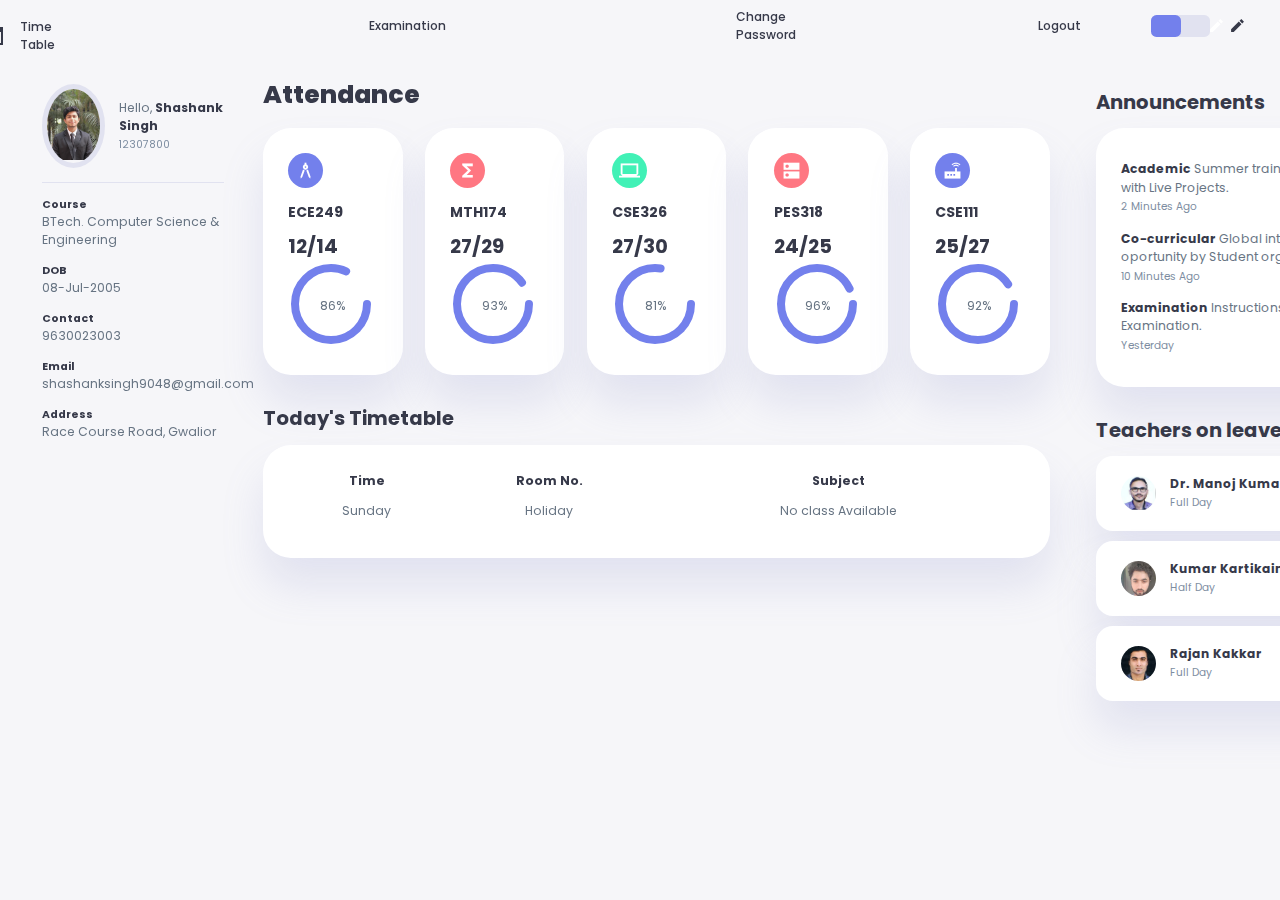
<file: index.html>
<!DOCTYPE html>
<html lang="en">
<head>
    <meta charset="UTF-8">
    <meta http-equiv="X-UA-Compatible" content="IE=edge">
    <meta name="viewport" content="width=device-width, initial-scale=1.0">
    <title>Student Dashboard</title>
    <link rel="shortcut icon" href="./images/logo.png">
    <link href="https://fonts.googleapis.com/icon?family=Material+Icons+Sharp" rel="stylesheet">
    <link rel="stylesheet" href="style.css">
</head>
<body>
    <header>
        <div class="logo" title="University Management System">
            <img src="logo.png" alt="">
            <h2>U<span class="danger">M</span>S</h2>
        </div>
        <div class="navbar">
            <a href="index.html" class="active">
                <span class="material-icons-sharp">home</span>
                <h3>Home</h3>
            </a>
            <a href="timetable.html" onclick="timeTableAll()">
                <span class="material-icons-sharp">today</span>
                <h3>Time Table</h3>
            </a> 
            <a href="exam.html">
                <span class="material-icons-sharp">grid_view</span>
                <h3>Examination</h3>
            </a>
            <a href="password.html">
                <span class="material-icons-sharp">password</span>
                <h3>Change Password</h3>
            </a>
            <a href="#">
                <span class="material-icons-sharp" onclick="">logout</span>
                <h3>Logout</h3>
            </a>
        </div>
        <div id="profile-btn">
            <span class="material-icons-sharp">person</span>
        </div>
        <div class="theme-toggler">
            <span class="material-icons-sharp active">light_mode</span>
            <span class="material-icons-sharp">dark_mode</span>
        </div>
        
    </header>
    <div class="container">
        <aside>
            <div class="profile">
                <div class="top">
                    <div class="profile-photo">
                        <img src="profile-1.jpg" alt="">
                    </div>
                    <div class="info">
                        <p>Hello, <b>Shashank Singh</b> </p>
                        <small class="text-muted">12307800</small>
                    </div>
                </div>
                <div class="about">
                    <h5>Course</h5>
                    <p>BTech. Computer Science & Engineering</p>
                    <h5>DOB</h5>
                    <p>08-Jul-2005</p>
                    <h5>Contact</h5>
                    <p>9630023003</p>
                    <h5>Email</h5>
                    <p>shashanksingh9048@gmail.com</p>
                    <h5>Address</h5>
                    <p>Race Course Road, Gwalior</p>
                </div>
            </div>
        </aside>

        <main>
            <h1>Attendance</h1>
            <div class="subjects">
                <div class="eg">
                    <span class="material-icons-sharp">architecture</span>
                    <h3>ECE249</h3>
                    <h2>12/14</h2>
                    <div class="progress">
                        <svg><circle cx="38" cy="38" r="36"></circle></svg>
                        <div class="number"><p>86%</p></div>
                    </div>
                    
                </div>
                <div class="mth">
                    <span class="material-icons-sharp">functions</span>
                    <h3>MTH174</h3>
                    <h2>27/29</h2>
                    <div class="progress">
                        <svg><circle cx="38" cy="38" r="36"></circle></svg>
                        <div class="number"><p>93%</p></div>
                    </div>
                    
                </div>
                <div class="cs">
                    <span class="material-icons-sharp">computer</span>
                    <h3>CSE326</h3>
                    <h2>27/30</h2>
                    <div class="progress">
                        <svg><circle cx="38" cy="38" r="36"></circle></svg>
                        <div class="number"><p>81%</p></div>
                    </div>
                    
                </div>
                <div class="cg">
                    <span class="material-icons-sharp">dns</span>
                    <h3>PES318</h3>
                    <h2>24/25</h2>
                    <div class="progress">
                        <svg><circle cx="38" cy="38" r="36"></circle></svg>
                        <div class="number"><p>96%</p></div>
                    </div>
                    
                </div>
                <div class="net">
                    <span class="material-icons-sharp">router</span>
                    <h3>CSE111</h3>
                    <h2>25/27</h2>
                    <div class="progress">
                        <svg><circle cx="38" cy="38" r="36"></circle></svg>
                        <div class="number"><p>92%</p></div>
                    </div>
                    
                </div>
            </div>

            <div class="timetable" id="timetable">
                <div>
                    <span id="prevDay">&lt;</span>
                    <h2>Today's Timetable</h2>
                    <span id="nextDay">&gt;</span>
                </div>
                <span class="closeBtn" onclick="timeTableAll()">X</span>
                <table>
                    <thead>
                        <tr>
                            <th>Time</th>
                            <th>Room No.</th>
                            <th>Subject</th>
                            <th></th>
                        </tr>
                    </thead>
                    <tbody></tbody>
                </table>
            </div>
        </main>

        <div class="right">
            <div class="announcements">
                <h2>Announcements</h2>
                <div class="updates">
                    <div class="message">
                        <p> <b>Academic</b> Summer training internship with Live Projects.</p>
                        <small class="text-muted">2 Minutes Ago</small>
                    </div>
                    <div class="message">
                        <p> <b>Co-curricular</b> Global internship oportunity by Student organization.</p>
                        <small class="text-muted">10 Minutes Ago</small>
                    </div>
                    <div class="message">
                        <p> <b>Examination</b> Instructions for Mid Term Examination.</p>
                        <small class="text-muted">Yesterday</small>
                    </div>
                </div>
            </div>

            <div class="leaves">
                <h2>Teachers on leave</h2>
                <div class="teacher">
                    <div class="profile-photo"><img src="profile-2.gif" alt=""></div>
                    <div class="info">
                        <h3>Dr. Manoj Kumar Yadav</h3>
                        <small class="text-muted">Full Day</small>
                    </div>
                </div>
                <div class="teacher">
                    <div class="profile-photo"><img src="profile-3.gif" alt=""></div>
                    <div class="info">
                        <h3>Kumar Kartikain Shivam</h3>
                        <small class="text-muted">Half Day</small>
                    </div>
                </div>
                <div class="teacher">
                    <div class="profile-photo"><img src="profile-4.gif" alt=""></div>
                    <div class="info">
                        <h3>Rajan Kakkar</h3>
                        <small class="text-muted">Full Day</small>
                    </div>
                </div>
            </div>

        </div>
    </div>

    <script src="timeTable.js"></script>
    <script src="app.js"></script>
</body>
</html>
</file>
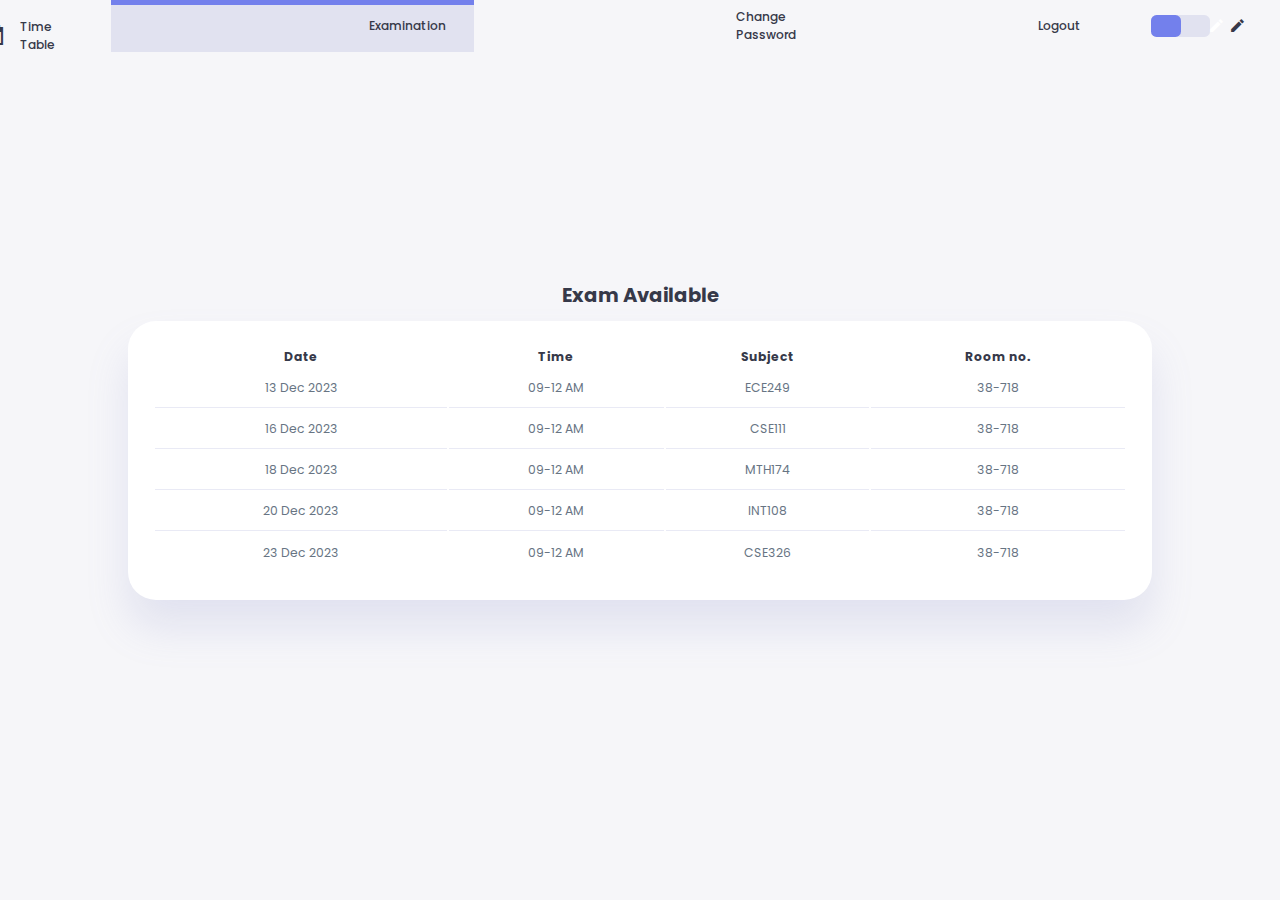
<file: exam.html>
<!DOCTYPE html>
<html lang="en">
<head>
    <meta charset="UTF-8">
    <meta http-equiv="X-UA-Compatible" content="IE=edge">
    <meta name="viewport" content="width=device-width, initial-scale=1.0">
    <title>Student Dashboard</title>
    <link href="https://fonts.googleapis.com/icon?family=Material+Icons+Sharp" rel="stylesheet">
    <link rel="shortcut icon" href="./images/logo.png">
    <link rel="stylesheet" href="style.css">

    <style>
        body{overflow: hidden;}
        header{position: relative;}
        .exam{
            display: flex;
            align-items: center;
            justify-content: center;
            flex-direction: column;
            height: 80vh;
            width: 80%;
            margin: auto;
        }
    </style>
</head>
<body>
    <header>
        <div class="logo">
            <img src="logo.png" alt="">
            <h2>U<span class="danger">M</span>S</h2>
        </div>
        <div class="navbar">
            <a href="index.html">
                <span class="material-icons-sharp">home</span>
                <h3>Home</h3>
            </a>
            <a href="timetable.html" onclick="timeTableAll()">
                <span class="material-icons-sharp">today</span>
                <h3>Time Table</h3>
            </a> 
            <a href="exam.html" class="active">
                <span class="material-icons-sharp">grid_view</span>
                <h3>Examination</h3>
            </a>
            <a href="password.html">
                <span class="material-icons-sharp">password</span>
                <h3>Change Password</h3>
            </a>
            <a href="#">
                <span class="material-icons-sharp">logout</span>
                <h3>Logout</h3>
            </a>
        </div>
        <div id="profile-btn" style="display: none;">
            <span class="material-icons-sharp">person</span>
        </div>
        <div class="theme-toggler">
            <span class="material-icons-sharp active">light_mode</span>
            <span class="material-icons-sharp">dark_mode</span>
        </div>
    </header>

    <main>
        <div class="exam timetable">
            <h2>Exam Available</h2>
            <table>
                <thead>
                    <tr>
                        <th>Date</th>
                        <th>Time</th>
                        <th>Subject</th>
                        <th>Room no.</th>
                    </tr>
                </thead>
                <tbody>
                    <tr>
                        <td>13 Dec 2023</td>
                        <td>09-12 AM</td>
                        <td>ECE249</td>
                        <td>38-718</td>
                    </tr>
                    <tr>
                        <td>16 Dec 2023</td>
                        <td>09-12 AM</td>
                        <td>CSE111</td>
                        <td>38-718</td>
                    </tr>
                    <tr>
                        <td>18 Dec 2023</td>
                        <td>09-12 AM</td>
                        <td>MTH174</td>
                        <td>38-718</td>
                    </tr>
                    <tr>
                        <td>20 Dec 2023</td>
                        <td>09-12 AM</td>
                        <td>INT108</td>
                        <td>38-718</td>
                    </tr>
                    <tr>
                        <td>23 Dec 2023</td>
                        <td>09-12 AM</td>
                        <td>CSE326</td>
                        <td>38-718</td>
                    </tr>
                </tbody>
            </table>
        </div>
    </main>
    </main>

</body>

<script src="app.js"></script>
</html>
</file>
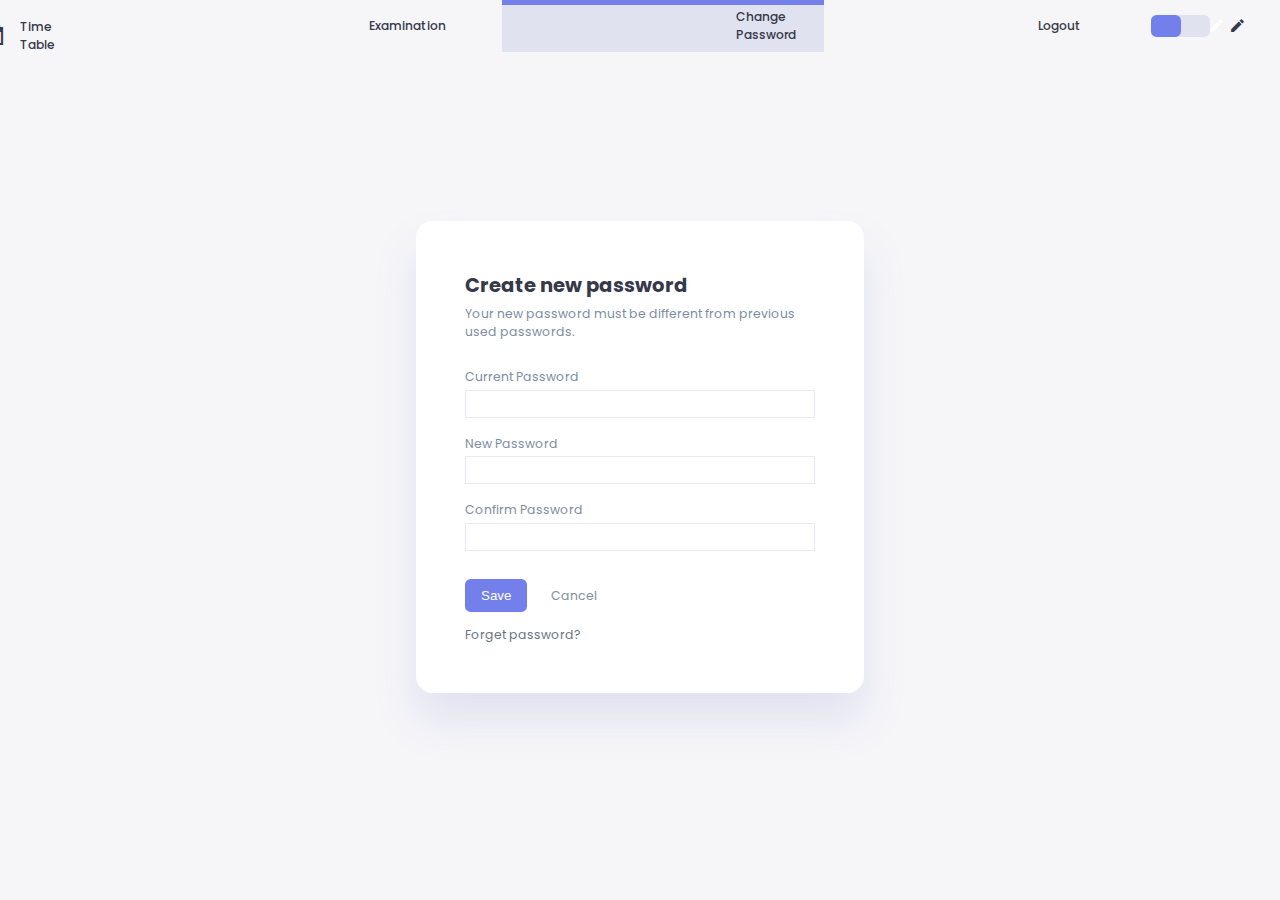
<file: password.html>
<!DOCTYPE html>
<html lang="en">
<head>
    <meta charset="UTF-8">
    <meta http-equiv="X-UA-Compatible" content="IE=edge">
    <meta name="viewport" content="width=device-width, initial-scale=1.0">
    <title>Student Dashboard</title>
    <link href="https://fonts.googleapis.com/icon?family=Material+Icons+Sharp" rel="stylesheet">
    <link rel="shortcut icon" href="./images/logo.png">
    <link rel="stylesheet" href="style.css">

    <style>
        header{position: relative;}
        .change-password-container{
            display: flex;
            align-items: center;
            justify-content: center;
            width: 100%;
            height: 90vh;
        }
        .change-password-container form{
            display: flex;
            flex-direction: column;
            justify-content: center;
            border-radius: var(--border-radius-2);
            padding : 3.5rem;
            background-color: var(--color-white);
            box-shadow: var(--box-shadow);
            width: 95%;
            max-width: 32rem;
        }
        .change-password-container form:hover{box-shadow: none;}
        .change-password-container form input[type=password]{
            border: none;
            outline: none;
            border: 1px solid var(--color-light);
            background: transparent;
            height: 2rem;
            width: 100%;
            padding: 0 .5rem;
        }
        .change-password-container form .box{
            padding: .5rem 0;
        }
        .change-password-container form .box p{
            line-height: 2;
        }
        .change-password-container form h2+p{margin: .4rem 0 1.2rem 0;} 
        .btn{
            background: none;
            border: none;
            border: 2px solid var(--color-primary) !important;
            border-radius: var(--border-radius-1);
            padding: .5rem 1rem;
            color: var(--color-white);
            background-color: var(--color-primary);
            cursor: pointer;
            margin: 1rem 1.5rem 1rem 0;
            margin-top: 1.5rem;
        }
        .btn:hover{
            color: var(--color-primary);
            background-color: transparent;
        }
    </style>

</head>
<body>
    <header>
        <div class="logo">
            <img src="logo.png" alt="">
            <h2>U<span class="danger">M</span>S</h2>
        </div>
        <div class="navbar">
            <a href="index.html">
                <span class="material-icons-sharp">home</span>
                <h3>Home</h3>
            </a>
            <a href="timetable.html" onclick="timeTableAll()">
                <span class="material-icons-sharp">today</span>
                <h3>Time Table</h3>
            </a> 
            <a href="exam.html">
                <span class="material-icons-sharp">grid_view</span>
                <h3>Examination</h3>
            </a>
            <a href="password.html" class="active">
                <span class="material-icons-sharp">password</span>
                <h3>Change Password</h3>
            </a>
            <a href="#">
                <span class="material-icons-sharp">logout</span>
                <h3>Logout</h3>
            </a>
        </div>
        <div id="profile-btn" style="display: none;">
            <span class="material-icons-sharp">person</span>
        </div>
        <div class="theme-toggler">
            <span class="material-icons-sharp active">light_mode</span>
            <span class="material-icons-sharp">dark_mode</span>
        </div>
    </header>

    <div class="change-password-container">
        <form action="">
            <h2>Create new password</h2>
            <p class="text-muted">Your new password must be different from previous used passwords.</p>
            <div class="box">
                <p class="text-muted">Current Password</p>
                <input type="password" id="currentpass">
            </div>
            <div class="box">
                <p class="text-muted">New Password</p>
                <input type="password" id="newpass">
            </div>
            <div class="box">
                <p class="text-muted">Confirm Password</p>
                <input type="password" id="confirmpass">
            </div>
            <div class="button">
                <input type="submit" value="Save" class="btn">
                <a href="index.html" class="text-muted">Cancel</a>
            </div>
            <a href="#"><p>Forget password?</p></a>
        </form>    
    </div>

</body>

<script src="app.js"></script>

</html>
</file>
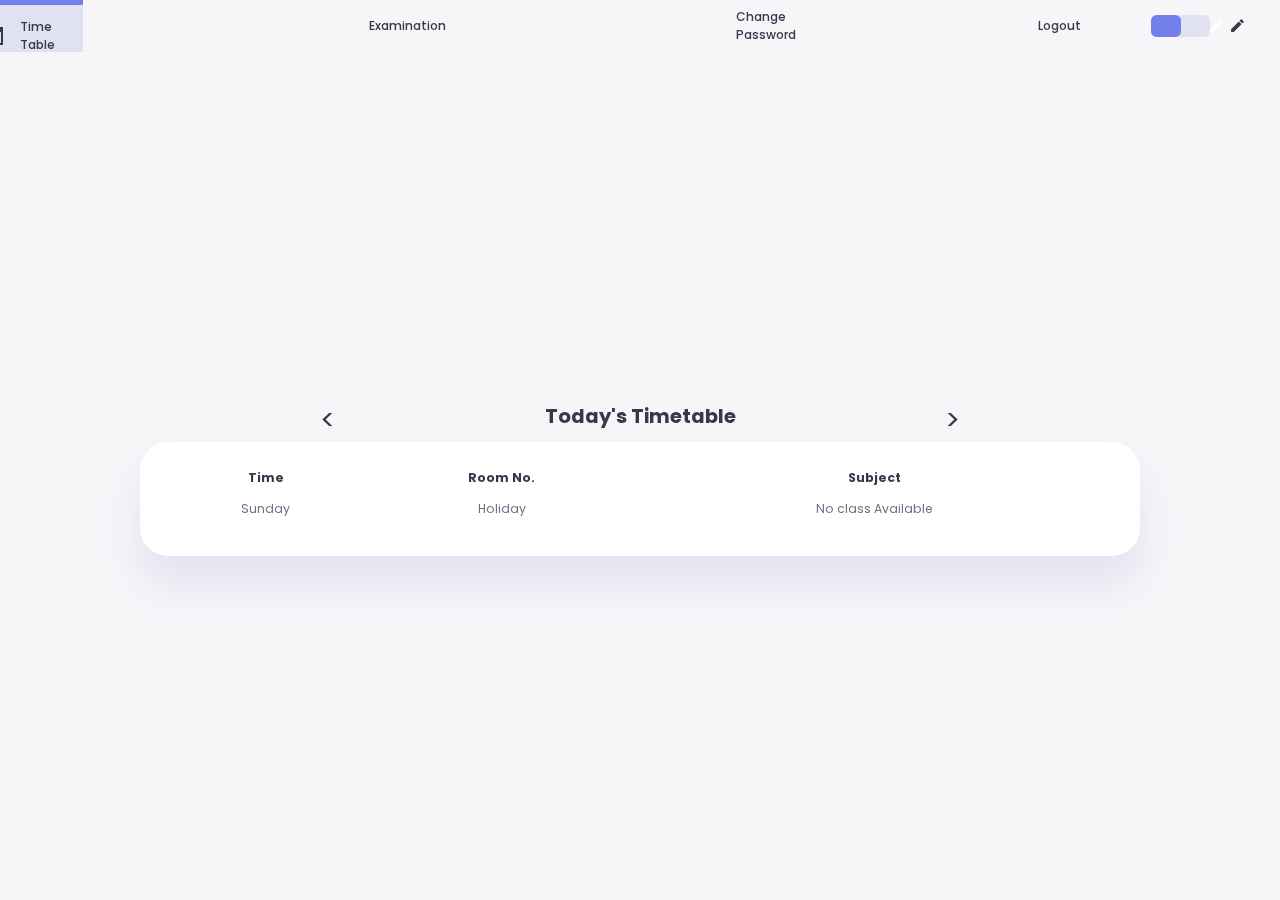
<file: timetable.html>
<!DOCTYPE html>
<html lang="en">
<head>
    <meta charset="UTF-8">
    <meta http-equiv="X-UA-Compatible" content="IE=edge">
    <meta name="viewport" content="width=device-width, initial-scale=1.0">
    <title>Student Dashboard</title>
    <link href="https://fonts.googleapis.com/icon?family=Material+Icons+Sharp" rel="stylesheet">
    <link rel="shortcut icon" href="./images/logo.png">
    <link rel="stylesheet" href="style.css">
</head>
<body>
    <header>
        <div class="logo">
            <img src="logo.png" alt="">
            <h2>U<span class="danger">M</span>S</h2>
        </div>
        <div class="navbar">
            <a href="index.html">
                <span class="material-icons-sharp">home</span>
                <h3>Home</h3>
            </a>
            <a href="timetable.html" class="active" onclick="timeTableAll()">
                <span class="material-icons-sharp">today</span>
                <h3>Time Table</h3>
            </a> 
            <a href="exam.html">
                <span class="material-icons-sharp">grid_view</span>
                <h3>Examination</h3>
            </a>
            <a href="password.html">
                <span class="material-icons-sharp">password</span>
                <h3>Change Password</h3>
            </a>
            <a href="#">
                <span class="material-icons-sharp">logout</span>
                <h3>Logout</h3>
            </a>
        </div>
        <div id="profile-btn" style="display: none;">
            <span class="material-icons-sharp">person</span>
        </div>
        <div class="theme-toggler">
            <span class="material-icons-sharp active">light_mode</span>
            <span class="material-icons-sharp">dark_mode</span>
        </div>
        
    </header>

    <main style="margin: 0;">
        <div class="timetable active" id="timetable">
            <div>
                <span id="prevDay">&lt;</span>
                <h2>Today's Timetable</h2>
                <span id="nextDay">&gt;</span>
            </div>
            <table>
                <thead>
                    <tr>
                        <th>Time</th>
                        <th>Room No.</th>
                        <th>Subject</th>
                        <th></th>
                    </tr>
                </thead>
                <tbody></tbody>
            </table>
        </div>
    </main>

</body>

<script src="timeTable.js"></script>
<script src="app.js"></script>
</html>
</file>
<file: style.css>
@import url('https://fonts.googleapis.com/css2?family=Cairo:wght@200;300;400;500;600;700;800;900&family=Poppins:wght@300;400;500;600;700;800&display=swap');

:root{
    --color-primary: #7380ec;
    --color-danger: #ff7782;
    --color-success: #41f1b6;
    --color-warning: #ffbb55;
    --color-white: #fff;
    --color-info: #7d8da1;
    --color-dark: #363949;
    --color-light: rgba(132, 139, 200, 0.18);
    --color-dark-varient: #677483;
    --color-background: #f6f6f9;
    
    --card-border-radius: 2rem;
    --border-radius-1: 0.4rem;
    --border-radius-2: 1.2rem;

    --card-padding: 1.8rem;
    --box-shadow: 0 2rem 3rem var(--color-light)    
}

.dark-theme{
    --color-background: #181a1e;
    --color-white: #202528;
    --color-dark: #edeffd;
    --color-dark-varient: #a3bdcc;
    --color-light: rgba(0,0,0,0.4);
    --box-shadow: 0 2rem 3rem var(--color-light)
}


*{
    margin:0;
    padding: 0;
    text-decoration: none;
    list-style: none;
    box-sizing: border-box;
}

html{
    font-size: 14px;
    scroll-behavior: smooth;
}
body{
    font-family: 'Poppins', sans-serif;
    font-size: .88rem;
    background: var(--color-background);
    user-select: none;
    overflow-x: hidden;
    color: var(--color-dark);
}
*{
    color: var(--color-dark);
}
img{
    display: block;
    width: 100%;
}
h1{
    font-weight: 800;
    font-size: 1.8rem;
}
h2{font-size: 1.4rem;}
h3{font-size: .87rem;}
h4{font-size: .8rem;}
h5{font-size: .77rem;}
small{font-size: .75rem;}

.text-muted{color: var(--color-info);}
p{color: var(--color-dark-varient);}
b{color: var(--color-dark);}

.primary{color: var(--color-primary);}
.danger{color: var(--color-danger);}
.success{color: var(--color-success)}
.warning{color: var(--color-warning);}

.container{
    position: relative;
    display: grid;
    width: 93%;
    margin: 0 3rem;
    gap: 1.8rem;
    grid-template-columns: 14rem auto 23rem;
    padding-top: 4rem;
}
header h3{font-weight: 500;} 
header{
    position: fixed;
    width: 100vw;
    z-index: 1000;
    background-color: var(--color-background);
}
header.active{box-shadow: var(--box-shadow);}
header .logo{
    display: flex;
    gap: .8rem;
    margin-right: auto;
}
header .logo img{
    width: 2rem;
    height: 2rem;
}

header,
header .navbar{
    display: flex;
    align-items: center;
    justify-content: flex-end;
    padding: 0 3rem;
    color: var(--color-info);
}
header .navbar a{
    display: flex;
    margin-left: 2rem;
    gap: 1rem;
    align-items: center;
    justify-content: space-between;
    position: relative;
    height: 3.7rem;
    transition: all 300ms ease;
    padding: 0 2rem;
}
header .navbar a:hover {
    padding-top: 1.5rem;
}
header .navbar a.active{
    background: var(--color-light);
    color: var(--color-primary);
}
header .navbar a.active::before{
    content: "";
    background-color: var(--color-primary);
    position: absolute;
    height: 5px;
    width: 100%;
    left: 0;top: 0;
}
header #profile-btn{
    display: none;
    font-size: 2rem;
    margin: .5rem 2rem 0 0;
    cursor: pointer;
}
header .theme-toggler{
    background: var(--color-light);
    display: flex;
    justify-content: space-between;
    align-items: center;
    height: 1.6rem;
    width: 4.2rem;
    cursor: pointer;
    border-radius: var(--border-radius-1);
    margin-right: 2rem;
}
header .theme-toggler span{
    font-size: 1.2rem;
    width: 50%;
    height: 100%;
    display: flex;
    align-items: center;
    justify-content: center;
}
header .theme-toggler span.active{
    background-color: var(--color-primary);
    color: white;
    border-radius: var(--border-radius-1);
}

/* Profile section  */
aside .profile{
    margin-top: 2rem;
    width: 13rem;
    position: fixed;
}
aside .profile .top{
    display: flex;
    align-items: center;
    gap: 1rem;
    border-bottom: 1px solid var(--color-light);
    padding-bottom: 1rem;
}
aside .profile .top:hover .profile-photo{
    scale: 1.05;
}
aside .profile .top .profile-photo{
    width: 6rem;
    height: 6rem;
    border-radius: 50%;
    overflow: hidden;
    border: 5px solid var(--color-light);
    transition: all 400ms ease;
}
aside .profile .about p{
    padding-bottom: 1rem;
}
aside .profile .about{
    margin-top: 1rem;
}

/* Home Section  */
main{
    position: relative;
    margin-top: 1.4rem;
}
main .subjects{
    display: grid;
    grid-template-columns: repeat(5, 1fr);
    gap: 1.6rem;
}

main .subjects > div{
    background-color: var(--color-white);
    padding: var(--card-padding);
    border-radius: var(--card-border-radius);
    margin-top: 1rem;
    box-shadow: var(--box-shadow);
    transition: all 300ms ease;
}
main .subjects > div:hover{
    box-shadow: none;
}
main .subjects > div span{
    background-color: var(--color-primary);
    padding: .5rem;
    border-radius: 50%;
    color: var(--color-white);
    font-size: 1.5rem;
}
main .subjects > div.mth span,main .subjects > div.cg span{background: var(--color-danger);}
main .subjects > div.cs span{background: var(--color-success);}

main .subjects h3{
    margin: 1rem 0 0.6rem;
    font-size: 1rem;
}
main .subjects .progress{
    position: relative;
    width: 89px;
    height: 89px;
    border-radius: 50%;
    margin: auto;
}
main .subjects svg circle{
    fill: none;
    stroke: var(--color-primary);
    stroke-width: 8;
    stroke-linecap: round;
    transform: translate(5px, 5px);
    stroke-dasharray: 110;
    stroke-dashoffset: 92;
}
main .subjects .eg svg circle{
    stroke-dashoffset: 25;
    stroke-dasharray: 210;
}
main .subjects .mth svg circle{
    stroke-dashoffset: 7;
    stroke-dasharray: 210;
}
main .subjects .cs svg circle{
    stroke-dashoffset: 35;
    stroke-dasharray: 210;
}
main .subjects .cg svg circle{
    stroke-dashoffset: 0;
    stroke-dasharray: 210;
}
main .subjects .net svg circle{
    stroke-dashoffset: 5;
    stroke-dasharray: 210;
}
main .subjects .progress .number{
    position: absolute;
    top: 0;left: 0;
    height: 100%;
    width: 100%;
    display: flex;
    justify-content: center;
    align-items: center;
}
main .subjects small{
    margin-top: 1rem;
    display: block;
}
main .timetable{
    margin-top: 2rem;
}
main .timetable h2{
    margin-bottom: .8rem;
}
main .timetable table{
    background-color: var(--color-white);
    width: 100%;
    border-radius: var(--card-border-radius);
    padding: var(--card-padding);
    text-align: center;
    box-shadow: var(--box-shadow);
    transition: all 300ms ease;
}
main .timetable span{display: none;}
main .timetable table:hover{box-shadow: none;}
main table tbody td{
    height: 2.8rem;
    border-bottom: 1px solid var(--color-light);
    color: var(--color-dark-varient);
}
main table tbody tr:last-child td{border: none;}

main .timetable.active{
    width: 100%;
    height: 100vh;
    position: fixed;
    top: 0;left: 0;
    display: flex;
    flex-direction: column;
    align-items: center;
    justify-content: center;
}
main .timetable.active h2{
    color: var(--color-dark);
}
main .timetable.active table{
    width: 90%;
    max-width: 1000px;
    position: relative;
}
main .timetable.active span{
    display: block;
    font-size: 2rem;
    color: var(--color-dark);
    cursor: pointer;
}
.timetable div{
    position: relative;
    width: 50%;
    display: flex;
    align-items: center;
    justify-content: space-between;
}
main .timetable.active .closeBtn{
    position: absolute;
    top: 5%;right: 5%;
}


/* Right  */
.right{margin-top: 2.2rem;padding-left: 1.5rem;}

.right .announcements h2{margin-bottom: .8rem;}
.right .announcements .updates{
    background-color: var(--color-white);
    padding: var(--card-padding);
    border-radius: var(--card-border-radius);
    box-shadow: var(--box-shadow);
    transition: all 300ms ease;
}
.right .announcements .updates:hover{box-shadow: none;}
.right .announcements .updates .message{
    gap: 1rem;
    line-height: 1.5;
    padding: .5rem 0;
}

/* Teachers on leave  */
.right .leaves{margin-top: 2rem;}
.right .leaves h2{margin-bottom: .8rem;}
.right .leaves .teacher{
    background: var(--color-white);
    display: flex;
    align-items: center;
    gap: 1rem;
    margin-bottom: .7rem;
    padding: 1.4rem var(--card-padding);
    border-radius: var(--border-radius-2);
    transition: all 300ms ease;
    box-shadow: var(--box-shadow);
}
.right .profile-photo{
    width: 2.5rem;
    height: 2.5rem;
    border-radius: 50%;
    overflow: hidden;
}
.right .leaves .teacher:hover{box-shadow: none;}





/* MEDIA QUERIES  */
@media screen and (max-width: 1200px) {
    html{font-size: 12px;}
    .container{
        grid-template-columns: 13rem auto 20rem;
    }
    header{position: fixed;}
    .container{padding-top: 4rem;}
    header .logo h2{display: none;}
    header .navbar h3{display: none;}
    header .navbar a{width: 4.5rem; padding: 0 1rem;}

    main .subjects{
        grid-template-columns: repeat(2, 1fr);
        gap: 1;
    }
    main .timetable{
        width: 150%;
        position: absolute;
        padding: 4rem 0 0 0;
    }
}


@media screen and (max-width: 768px){
    html{font-size: 10px;}
    header{padding: 0 .8rem;}
    .container{width: 100%; grid-template-columns: 1fr;margin: 0;}
    header #profile-btn{display: inline;}
    header .navbar{padding: 0;}
    header .navbar a{margin: 0 .5rem 0 0;}
    header .theme-toggler{margin: 0;}
    aside{
        position: absolute;
        top: 4rem;left: 0;right: 0;
        background-color: var(--color-white);
        padding-left: 2rem;
        transform: translateX(-100%);
        z-index: 10;
        width:18rem;
        height: 100%;
        box-shadow: 1rem 3rem 4rem var(--color-light);
        transition: all 2s ease;
    }
    aside.active{
        transform: translateX(0);
    }
    main{padding: 0 2rem;}
    main .timetable{
        position: relative;
        margin: 3rem 0 0 0;
        width: 100%;
    }
    main .timetable table{
        width: 100%;
        margin: 0;
    }
    .right{
        width: 100%;
        padding: 2rem;
    }
}
</file>
